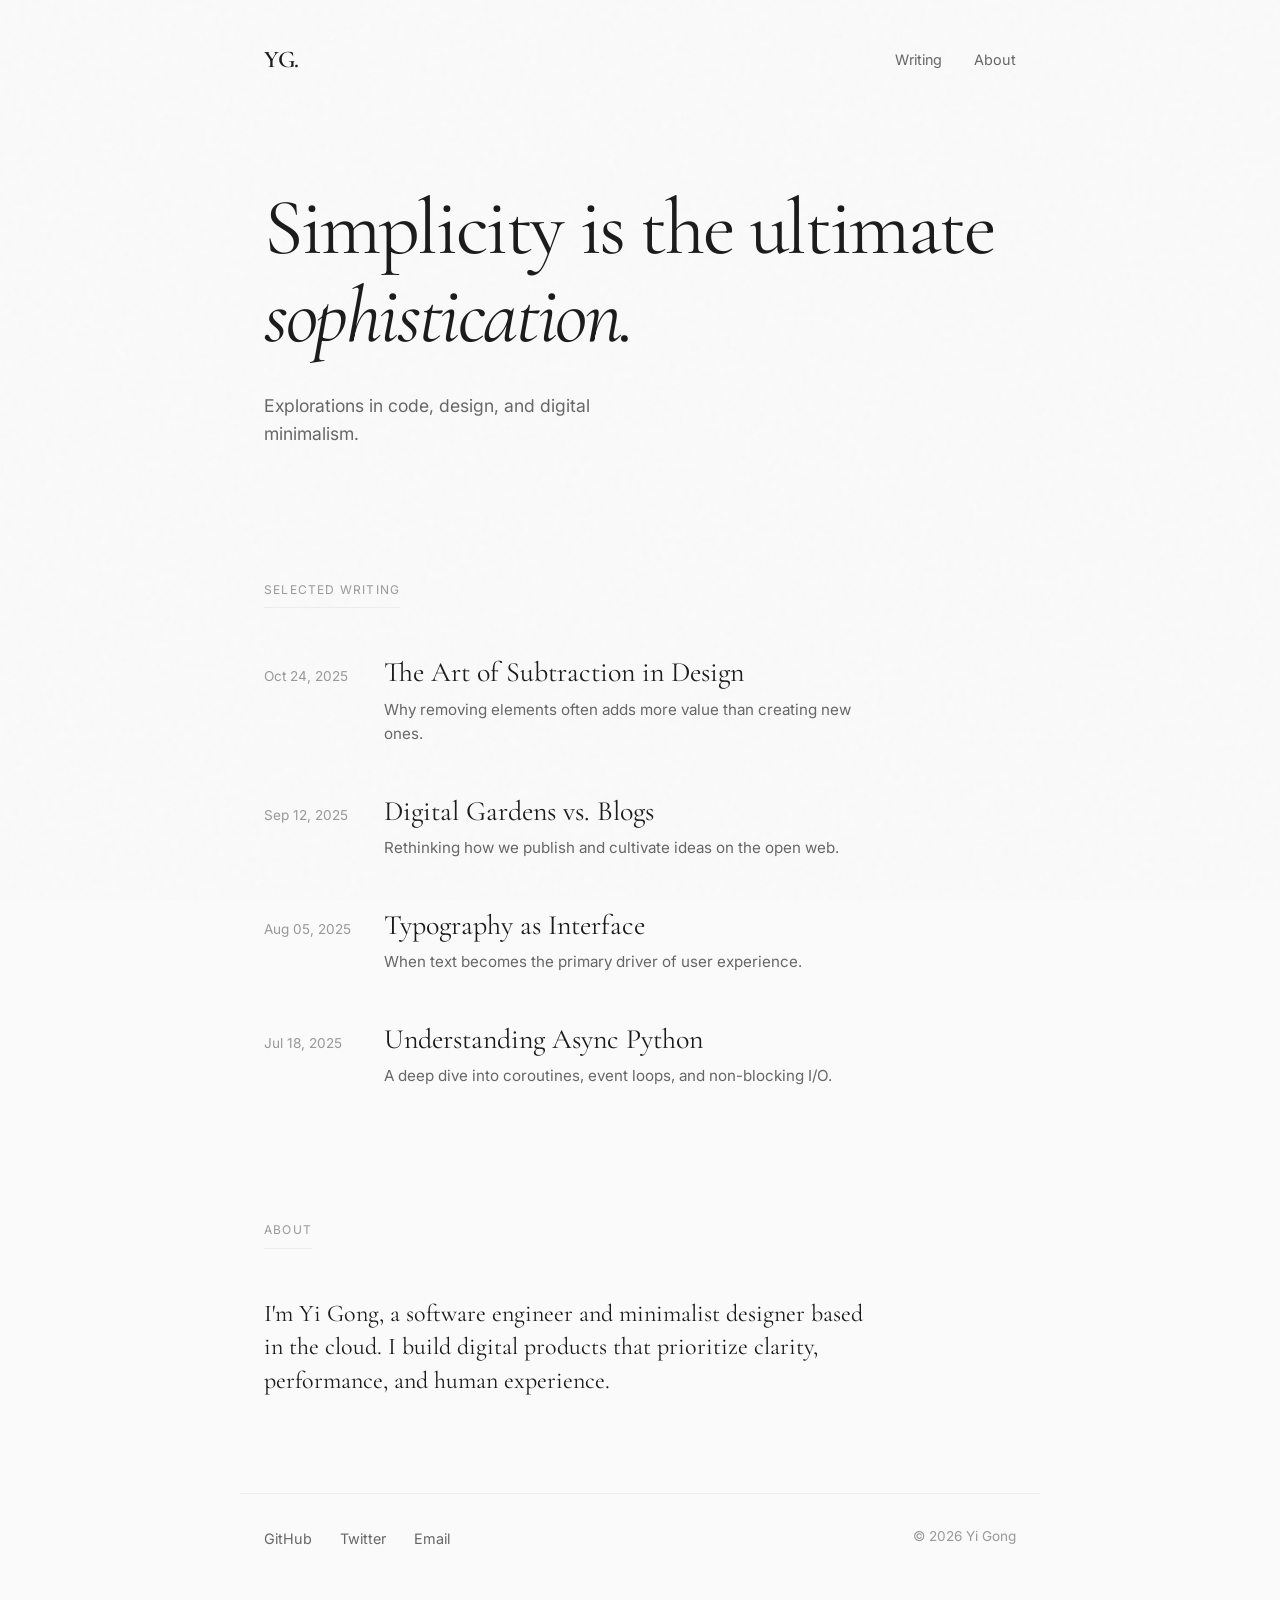
<file: web/blog_minimal/index.html>
<!DOCTYPE html>
<html lang="zh-CN">
<head>
    <meta charset="UTF-8">
    <meta name="viewport" content="width=device-width, initial-scale=1.0">
    <title>Yi Gong | Minimalist Blog</title>
    <meta name="description" content="A minimalist personal blog focusing on clarity and typography.">
    <link rel="preconnect" href="https://fonts.googleapis.com">
    <link rel="preconnect" href="https://fonts.gstatic.com" crossorigin>
    <link href="https://fonts.googleapis.com/css2?family=Cormorant+Garamond:wght@400;600&family=Inter:wght@300;400&display=swap" rel="stylesheet">
    <link rel="stylesheet" href="style.css">
</head>
<body>
    <div class="noise-overlay"></div>
    
    <header class="site-header fade-in">
        <a href="#" class="logo">YG.</a>
        <nav class="site-nav">
            <a href="#articles" class="nav-link">Writing</a>
            <a href="#about" class="nav-link">About</a>
        </nav>
    </header>

    <main>
        <section class="hero fade-in delay-1">
            <h1>
                Simplicity is the ultimate <br>
                <span class="italic">sophistication.</span>
            </h1>
            <p class="hero-desc">
                Explorations in code, design, and digital minimalism.
            </p>
        </section>

        <section id="articles" class="article-list fade-in delay-2">
            <div class="section-label">Selected Writing</div>
            
            <article class="post-item">
                <span class="post-date">Oct 24, 2025</span>
                <div class="post-content">
                    <h2 class="post-title"><a href="#">The Art of Subtraction in Design</a></h2>
                    <p class="post-excerpt">Why removing elements often adds more value than creating new ones.</p>
                </div>
            </article>

            <article class="post-item">
                <span class="post-date">Sep 12, 2025</span>
                <div class="post-content">
                    <h2 class="post-title"><a href="#">Digital Gardens vs. Blogs</a></h2>
                    <p class="post-excerpt">Rethinking how we publish and cultivate ideas on the open web.</p>
                </div>
            </article>

            <article class="post-item">
                <span class="post-date">Aug 05, 2025</span>
                <div class="post-content">
                    <h2 class="post-title"><a href="#">Typography as Interface</a></h2>
                    <p class="post-excerpt">When text becomes the primary driver of user experience.</p>
                </div>
            </article>
            
            <article class="post-item">
                <span class="post-date">Jul 18, 2025</span>
                <div class="post-content">
                    <h2 class="post-title"><a href="#">Understanding Async Python</a></h2>
                    <p class="post-excerpt">A deep dive into coroutines, event loops, and non-blocking I/O.</p>
                </div>
            </article>
        </section>
        
        <section id="about" class="about-section fade-in delay-3">
            <div class="section-label">About</div>
            <div class="about-content">
                <p>I'm Yi Gong, a software engineer and minimalist designer based in the cloud. I build digital products that prioritize clarity, performance, and human experience.</p>
            </div>
        </section>
    </main>

    <footer class="site-footer fade-in delay-3">
        <div class="social-links">
            <a href="#" class="footer-link">GitHub</a>
            <a href="#" class="footer-link">Twitter</a>
            <a href="#" class="footer-link">Email</a>
        </div>
        <div class="copyright">© 2026 Yi Gong</div>
    </footer>

    <script src="script.js"></script>
</body>
</html>
</file>
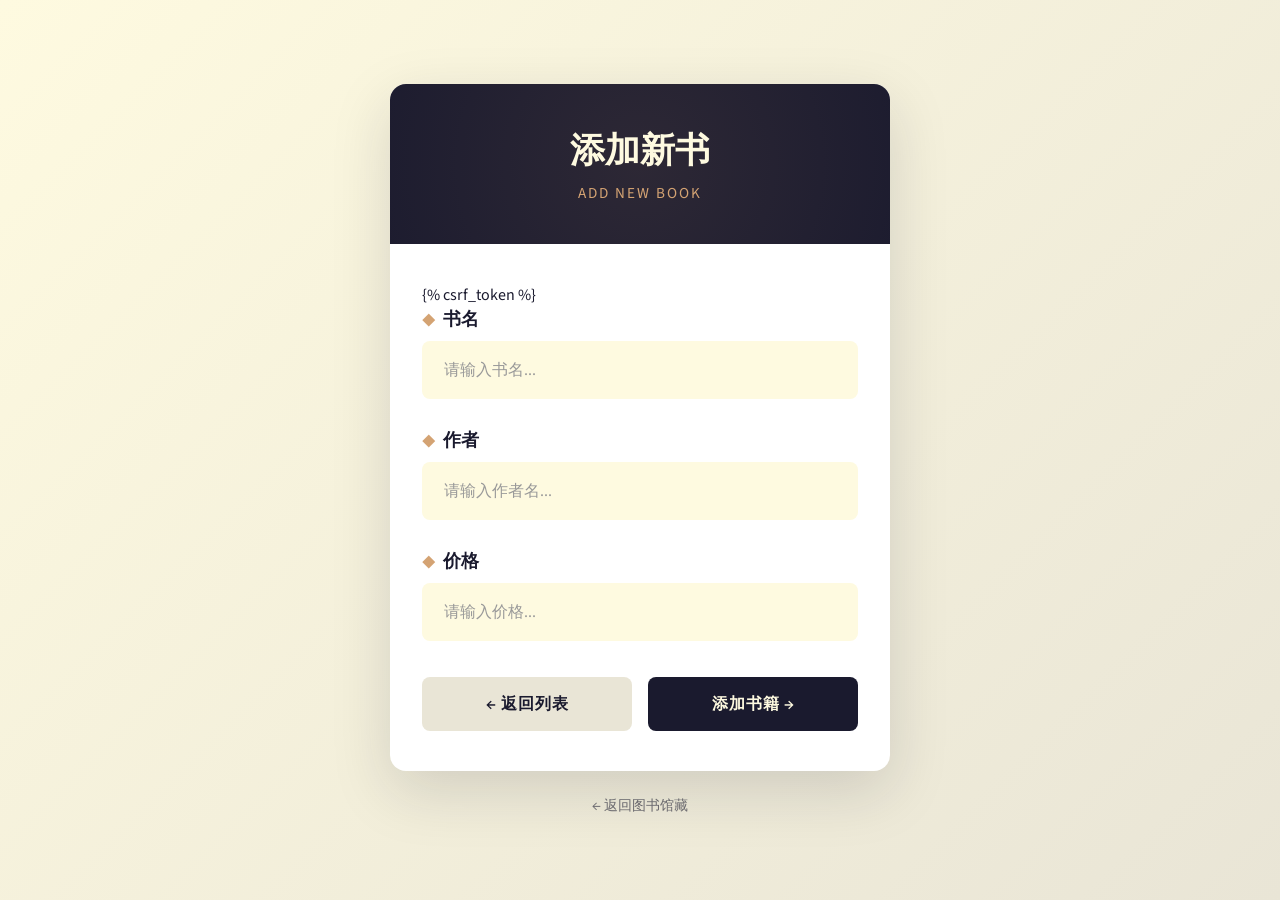
<file: web/my_book_mysite/books/templates/books/add_book.html>
<!DOCTYPE html>
<html lang="zh-CN">

<head>
    <meta charset="UTF-8">
    <meta name="viewport" content="width=device-width, initial-scale=1.0">
    <title>添加新书 | Add New Book</title>
    <link
        href="https://fonts.googleapis.com/css2?family=Playfair+Display:wght@400;600;700&family=Source+Sans+Pro:wght@300;400;600&display=swap"
        rel="stylesheet">
    <style>
        :root {
            --navy: #1a1a2e;
            --gold: #d4a373;
            --cream: #fefae0;
            --dark-cream: #e9e5d6;
            --shadow: rgba(26, 26, 46, 0.15);
        }

        * {
            margin: 0;
            padding: 0;
            box-sizing: border-box;
        }

        body {
            font-family: 'Source Sans Pro', sans-serif;
            background: linear-gradient(135deg, var(--cream) 0%, var(--dark-cream) 100%);
            min-height: 100vh;
            color: var(--navy);
            display: flex;
            align-items: center;
            justify-content: center;
            padding: 40px 20px;
        }

        .container {
            width: 100%;
            max-width: 500px;
        }

        .form-card {
            background: white;
            border-radius: 16px;
            box-shadow: 0 20px 60px var(--shadow);
            overflow: hidden;
            animation: slideUp 0.6s ease-out;
        }

        @keyframes slideUp {
            from {
                opacity: 0;
                transform: translateY(40px);
            }

            to {
                opacity: 1;
                transform: translateY(0);
            }
        }

        .form-header {
            background: var(--navy);
            padding: 40px 32px;
            text-align: center;
            position: relative;
            overflow: hidden;
        }

        .form-header::before {
            content: '';
            position: absolute;
            top: -50%;
            left: -50%;
            width: 200%;
            height: 200%;
            background: radial-gradient(circle, rgba(212, 163, 115, 0.1) 0%, transparent 60%);
            animation: pulse 4s ease-in-out infinite;
        }

        @keyframes pulse {

            0%,
            100% {
                transform: scale(1);
                opacity: 0.5;
            }

            50% {
                transform: scale(1.1);
                opacity: 0.8;
            }
        }

        .form-header h1 {
            font-family: 'Playfair Display', serif;
            font-size: 2.2rem;
            font-weight: 700;
            color: var(--cream);
            position: relative;
            z-index: 1;
        }

        .form-header p {
            color: var(--gold);
            font-size: 0.95rem;
            margin-top: 8px;
            letter-spacing: 2px;
            text-transform: uppercase;
            position: relative;
            z-index: 1;
        }

        .form-body {
            padding: 40px 32px;
        }

        .form-group {
            margin-bottom: 28px;
            animation: fadeIn 0.5s ease-out both;
        }

        .form-group:nth-child(1) {
            animation-delay: 0.1s;
        }

        .form-group:nth-child(2) {
            animation-delay: 0.2s;
        }

        .form-group:nth-child(3) {
            animation-delay: 0.3s;
        }

        @keyframes fadeIn {
            from {
                opacity: 0;
                transform: translateX(-20px);
            }

            to {
                opacity: 1;
                transform: translateX(0);
            }
        }

        .form-group label {
            display: block;
            font-family: 'Playfair Display', serif;
            font-size: 1.1rem;
            font-weight: 600;
            color: var(--navy);
            margin-bottom: 10px;
        }

        .form-group label::before {
            content: '◆';
            color: var(--gold);
            margin-right: 8px;
            font-size: 0.8rem;
        }

        .form-group input {
            width: 100%;
            padding: 16px 20px;
            font-family: 'Source Sans Pro', sans-serif;
            font-size: 1rem;
            color: var(--navy);
            background: var(--cream);
            border: 2px solid transparent;
            border-radius: 8px;
            outline: none;
            transition: all 0.3s ease;
        }

        .form-group input::placeholder {
            color: #999;
        }

        .form-group input:focus {
            border-color: var(--gold);
            background: white;
            box-shadow: 0 4px 20px rgba(212, 163, 115, 0.2);
        }

        .form-actions {
            display: flex;
            gap: 16px;
            margin-top: 36px;
            animation: fadeIn 0.5s ease-out 0.4s both;
        }

        .btn {
            flex: 1;
            padding: 16px 24px;
            font-family: 'Source Sans Pro', sans-serif;
            font-size: 1rem;
            font-weight: 600;
            letter-spacing: 1px;
            text-transform: uppercase;
            border: none;
            border-radius: 8px;
            cursor: pointer;
            transition: all 0.3s ease;
            text-decoration: none;
            text-align: center;
        }

        .btn-primary {
            background: var(--navy);
            color: var(--cream);
        }

        .btn-primary:hover {
            background: var(--gold);
            color: var(--navy);
            transform: translateY(-2px);
            box-shadow: 0 8px 24px var(--shadow);
        }

        .btn-secondary {
            background: var(--dark-cream);
            color: var(--navy);
        }

        .btn-secondary:hover {
            background: var(--gold);
            transform: translateY(-2px);
        }

        .back-link {
            display: block;
            text-align: center;
            margin-top: 24px;
            color: var(--navy);
            opacity: 0.6;
            text-decoration: none;
            font-size: 0.9rem;
            transition: opacity 0.3s;
        }

        .back-link:hover {
            opacity: 1;
        }

        .icon {
            font-size: 1.2rem;
            margin-right: 4px;
        }
    </style>
</head>

<body>
    <div class="container">
        <div class="form-card">
            <div class="form-header">
                <h1>添加新书</h1>
                <p>Add New Book</p>
            </div>
            <form method="post" action="/books/add/" class="form-body">
                {% csrf_token %}
                <div class="form-group">
                    <label for="name">书名</label>
                    <input type="text" id="name" name="name" placeholder="请输入书名..." required>
                </div>
                <div class="form-group">
                    <label for="author">作者</label>
                    <input type="text" id="author" name="author" placeholder="请输入作者名..." required>
                </div>
                <div class="form-group">
                    <label for="price">价格</label>
                    <input type="number" id="price" name="price" step="0.01" placeholder="请输入价格..." required>
                </div>
                <div class="form-actions">
                    <a href="/books/list/" class="btn btn-secondary">← 返回列表</a>
                    <button type="submit" class="btn btn-primary">添加书籍 →</button>
                </div>
            </form>
        </div>
        <a href="/books/list/" class="back-link">← 返回图书馆藏</a>
    </div>
</body>

</html>
</file>
<file: web/blog_minimal/style.css>
:root {
    --bg-color: #FAFAFA;
    --text-primary: #1A1A1A;
    --text-secondary: #666666;
    --text-tertiary: #999999;
    --accent-color: #1A1A1A; /* Black accent for minimalist feel */
    
    /* Typography */
    --font-serif: 'Cormorant Garamond', serif;
    --font-sans: 'Inter', sans-serif;
    
    /* Spacing */
    --spacing-unit: 8px;
    --container-max-width: 800px;
}

* {
    margin: 0;
    padding: 0;
    box-sizing: border-box;
}

html {
    scroll-behavior: smooth;
}

body {
    background-color: var(--bg-color);
    color: var(--text-primary);
    font-family: var(--font-sans);
    line-height: 1.6;
    -webkit-font-smoothing: antialiased;
    overflow-x: hidden;
}

/* Noise Overlay for Texture */
.noise-overlay {
    position: fixed;
    top: 0;
    left: 0;
    width: 100%;
    height: 100%;
    pointer-events: none;
    z-index: 999;
    opacity: 0.03;
    background-image: url("data:image/svg+xml,%3Csvg viewBox='0 0 200 200' xmlns='http://www.w3.org/2000/svg'%3E%3Cfilter id='noiseFilter'%3E%3CfeTurbulence type='fractalNoise' baseFrequency='0.65' numOctaves='3' stitchTiles='stitch'/%3E%3C/filter%3E%3Crect width='100%25' height='100%25' filter='url(%23noiseFilter)'/%3E%3C/svg%3E");
}

/* Layout */
header, main, footer {
    max-width: var(--container-max-width);
    margin: 0 auto;
    padding: 0 calc(var(--spacing-unit) * 3);
}

/* Header */
.site-header {
    height: 120px;
    display: flex;
    justify-content: space-between;
    align-items: center;
    margin-bottom: calc(var(--spacing-unit) * 8);
}

.logo {
    font-family: var(--font-serif);
    font-weight: 600;
    font-size: 1.5rem;
    text-decoration: none;
    color: var(--text-primary);
    letter-spacing: -0.02em;
}

.site-nav {
    display: flex;
    gap: calc(var(--spacing-unit) * 4);
}

.nav-link {
    text-decoration: none;
    color: var(--text-secondary);
    font-size: 0.9rem;
    position: relative;
    transition: color 0.3s ease;
}

.nav-link::after {
    content: '';
    position: absolute;
    width: 0;
    height: 1px;
    bottom: -2px;
    left: 0;
    background-color: var(--text-primary);
    transition: width 0.3s ease;
}

.nav-link:hover {
    color: var(--text-primary);
}

.nav-link:hover::after {
    width: 100%;
}

/* Hero Section */
.hero {
    margin-bottom: calc(var(--spacing-unit) * 16);
}

.hero h1 {
    font-family: var(--font-serif);
    font-size: clamp(3rem, 8vw, 5rem);
    line-height: 1.1;
    font-weight: 400;
    margin-bottom: calc(var(--spacing-unit) * 4);
    letter-spacing: -0.03em;
}

.italic {
    font-style: italic;
    font-weight: 400;
}

.hero-desc {
    font-size: 1.1rem;
    color: var(--text-secondary);
    max-width: 400px;
}

/* Section Common */
.section-label {
    font-size: 0.75rem;
    text-transform: uppercase;
    letter-spacing: 0.1em;
    color: var(--text-tertiary);
    margin-bottom: calc(var(--spacing-unit) * 6);
    border-bottom: 1px solid rgba(0,0,0,0.05);
    padding-bottom: var(--spacing-unit);
    display: inline-block;
}

/* Article List */
.article-list {
    margin-bottom: calc(var(--spacing-unit) * 16);
}

.post-item {
    display: grid;
    grid-template-columns: 120px 1fr;
    margin-bottom: calc(var(--spacing-unit) * 6);
    align-items: baseline;
    transition: transform 0.3s ease;
}

.post-date {
    font-family: var(--font-sans);
    font-size: 0.85rem;
    color: var(--text-tertiary);
}

.post-title {
    font-family: var(--font-serif);
    font-size: 1.75rem;
    font-weight: 400;
    margin-bottom: calc(var(--spacing-unit) * 1);
    line-height: 1.2;
}

.post-title a {
    text-decoration: none;
    color: var(--text-primary);
    background-image: linear-gradient(var(--text-primary), var(--text-primary));
    background-size: 0% 1px;
    background-repeat: no-repeat;
    background-position: left bottom;
    transition: background-size 0.4s ease;
}

.post-item:hover .post-title a {
    background-size: 100% 1px;
}

.post-excerpt {
    font-size: 0.95rem;
    color: var(--text-secondary);
    max-width: 500px;
}

/* About Section */
.about-section {
    margin-bottom: calc(var(--spacing-unit) * 12);
}

.about-content {
    font-family: var(--font-serif);
    font-size: 1.5rem;
    line-height: 1.4;
    max-width: 600px;
}

/* Footer */
.site-footer {
    border-top: 1px solid rgba(0,0,0,0.05);
    padding-top: calc(var(--spacing-unit) * 4);
    padding-bottom: calc(var(--spacing-unit) * 8);
    display: flex;
    justify-content: space-between;
    align-items: flex-start;
}

.footer-link {
    text-decoration: none;
    color: var(--text-secondary);
    font-size: 0.9rem;
    margin-right: calc(var(--spacing-unit) * 3);
    transition: color 0.3s ease;
}

.footer-link:hover {
    color: var(--text-primary);
}

.copyright {
    font-size: 0.85rem;
    color: var(--text-tertiary);
}

/* Animations */
.fade-in {
    opacity: 0;
    transform: translateY(20px);
    transition: opacity 0.8s ease-out, transform 0.8s ease-out;
}

.fade-in.visible {
    opacity: 1;
    transform: translateY(0);
}

.delay-1 { transition-delay: 0.1s; }
.delay-2 { transition-delay: 0.2s; }
.delay-3 { transition-delay: 0.3s; }

/* Mobile Responsive */
@media (max-width: 600px) {
    .hero h1 {
        font-size: 3rem;
    }
    
    .post-item {
        grid-template-columns: 1fr;
        gap: var(--spacing-unit);
    }
    
    .post-date {
        margin-bottom: 4px;
    }
    
    .site-footer {
        flex-direction: column;
        gap: calc(var(--spacing-unit) * 2);
    }
}
</file>
